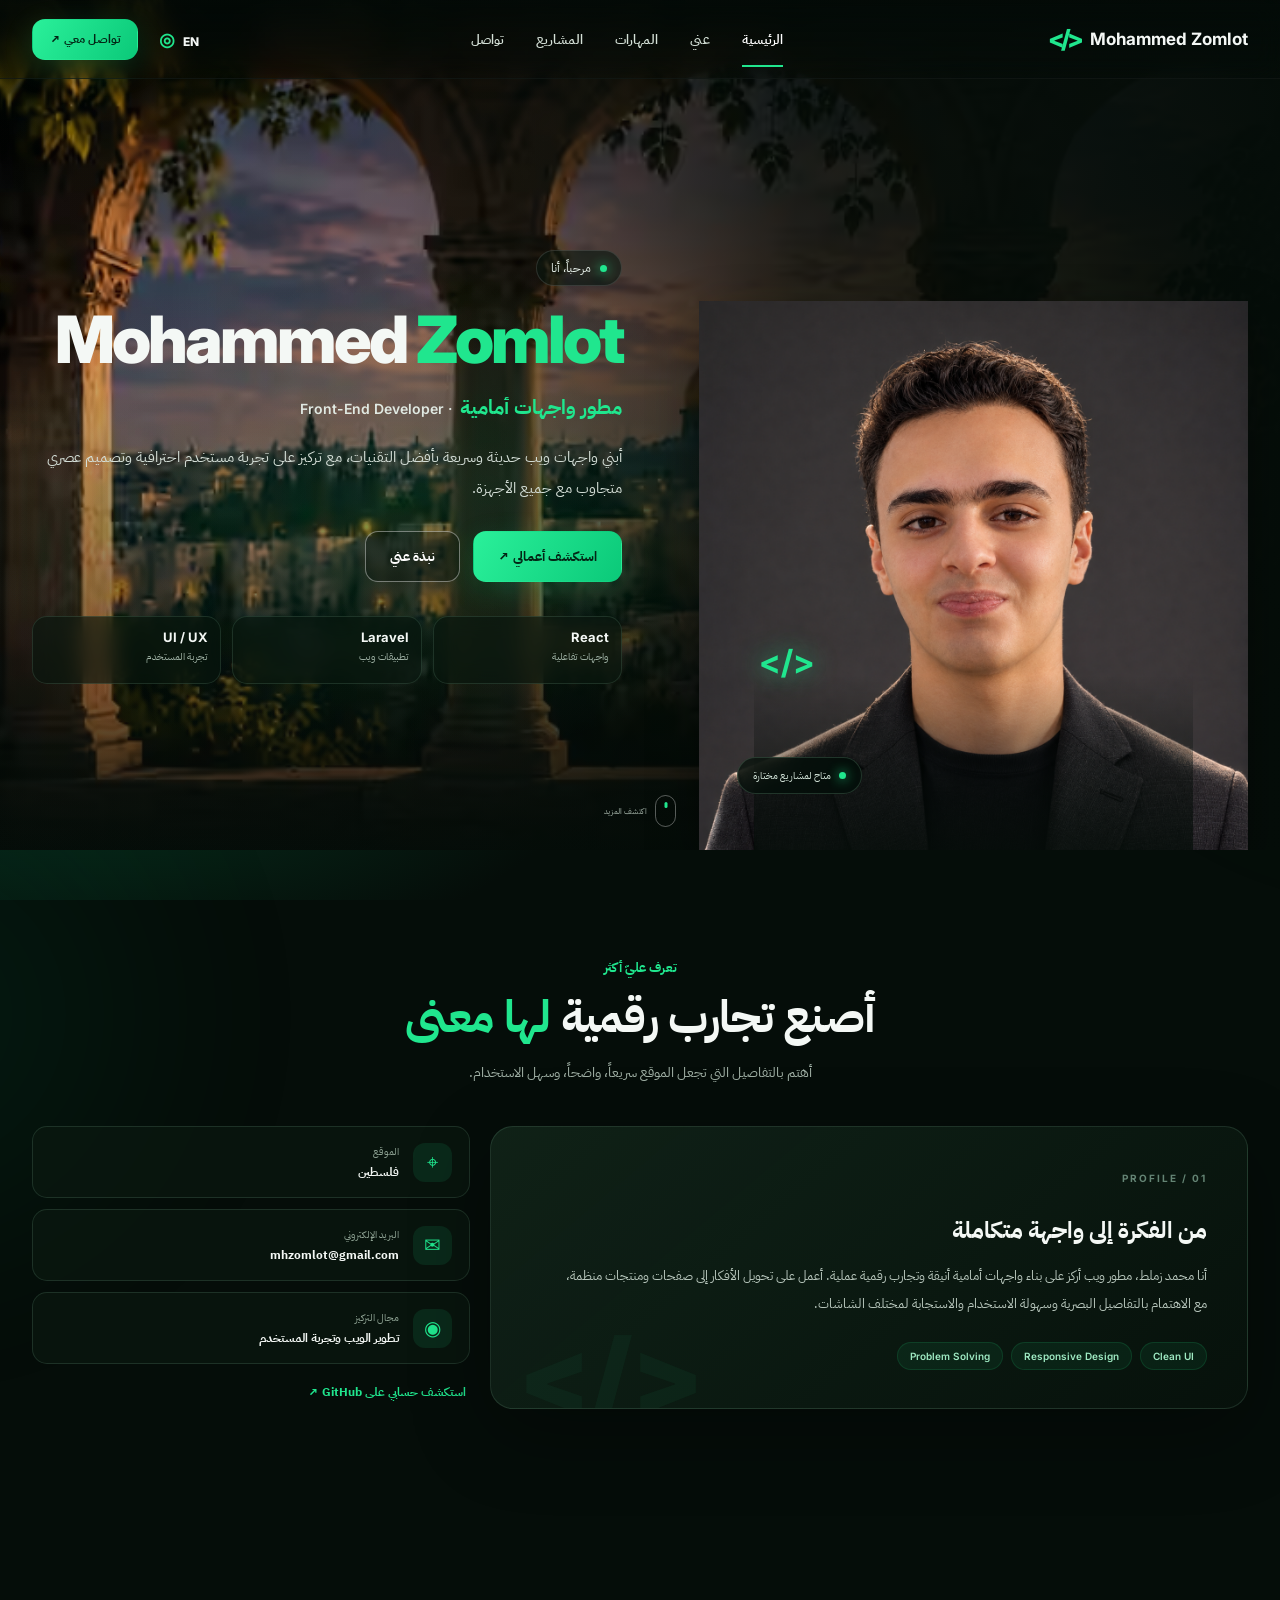
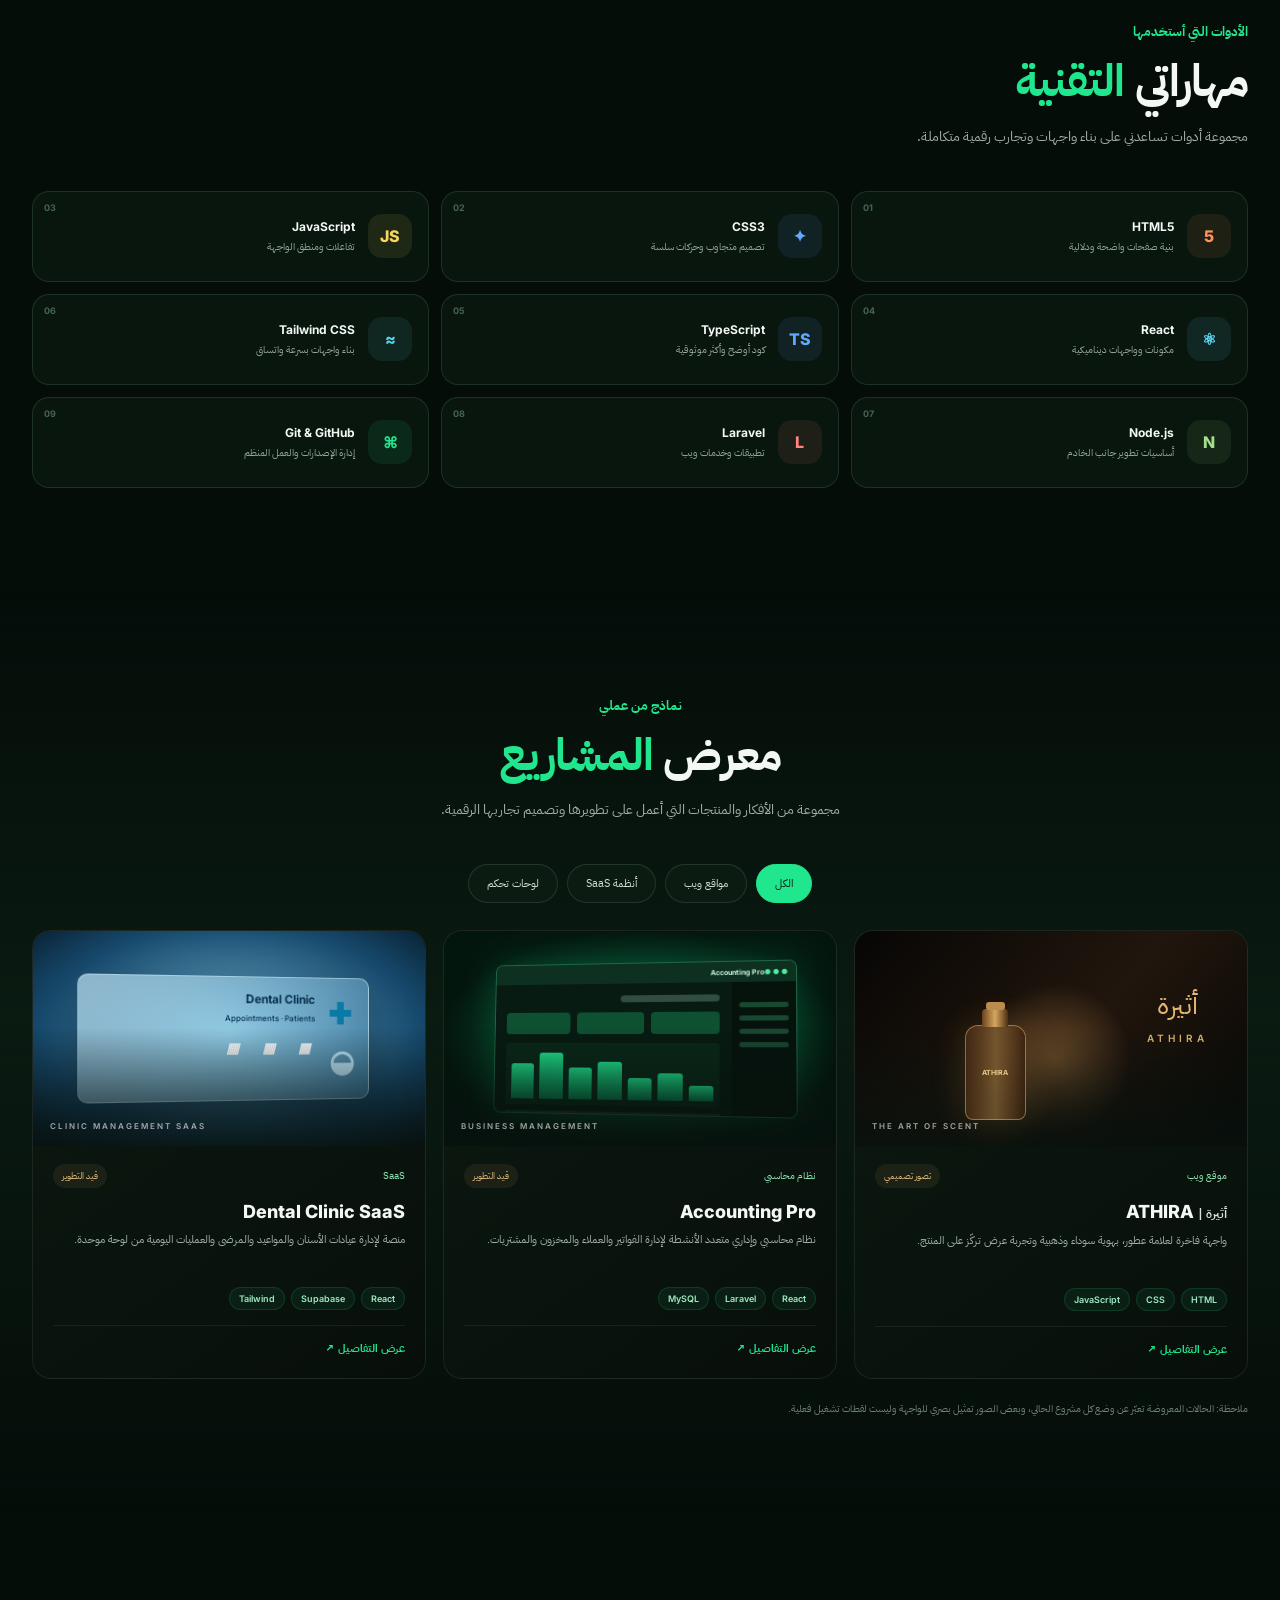
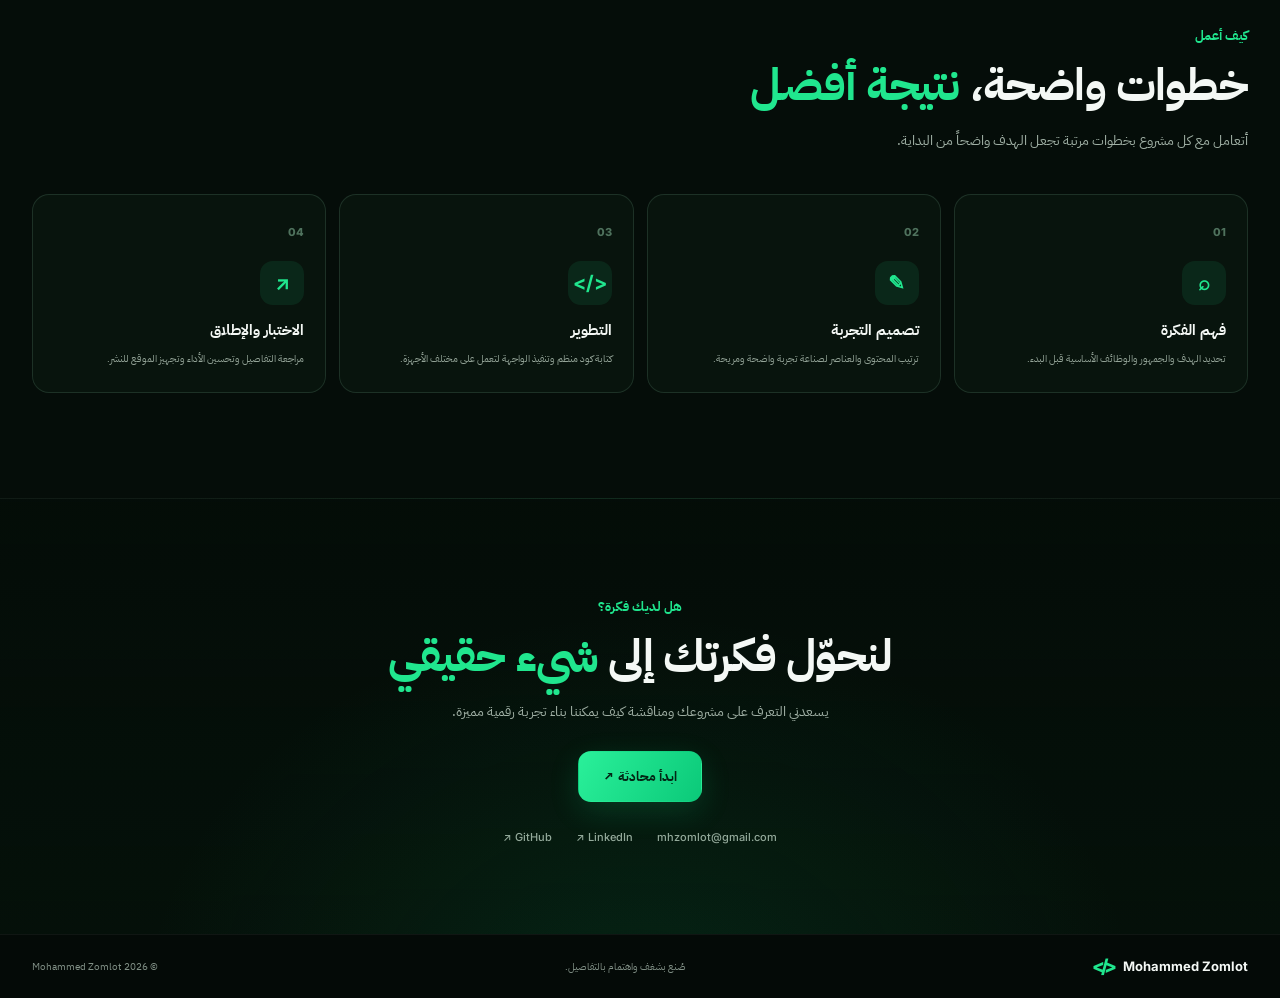
<file: portfolio-redesign/index.html>
<!doctype html>
<html lang="ar" dir="rtl">
<head>
<meta charset="UTF-8"><meta name="viewport" content="width=device-width,initial-scale=1">
<meta name="theme-color" content="#06120d">
<meta name="description" content="المعرض الشخصي لمحمد زملط — مطور واجهات أمامية يبني تجارب ويب عصرية ومتجاوبة.">
<meta property="og:title" content="Mohammed Zomlot | Developer Portfolio">
<meta property="og:description" content="أحوّل الأفكار إلى تجارب رقمية واضحة وسريعة ومتجاوبة.">
<title>Mohammed Zomlot | Developer Portfolio</title>
<link rel="preconnect" href="https://fonts.googleapis.com"><link rel="preconnect" href="https://fonts.gstatic.com" crossorigin>
<link href="https://fonts.googleapis.com/css2?family=Inter:wght@400;500;600;700;800;900&family=IBM+Plex+Sans+Arabic:wght@400;500;600;700&display=swap" rel="stylesheet">
<link rel="icon" href="assets/favicon.svg" type="image/svg+xml"><link rel="stylesheet" href="styles.css">
</head>
<body>
<div class="ambient a1"></div><div class="ambient a2"></div>
<header class="header" id="top"><div class="header-inner">
<a class="brand" href="#top"><b>Mohammed Zomlot</b><span>&lt;/&gt;</span></a>
<nav class="desktop-nav" aria-label="التنقل الرئيسي"><a class="active" href="#home" data-i18n="navHome">الرئيسية</a><a href="#about" data-i18n="navAbout">عني</a><a href="#skills" data-i18n="navSkills">المهارات</a><a href="#projects" data-i18n="navProjects">المشاريع</a><a href="#contact" data-i18n="navContact">تواصل</a></nav>
<div class="header-actions"><button class="lang" id="languageSwitch">EN <span>◎</span></button><a class="btn primary small" href="#contact" data-i18n="contactMe">تواصل معي ↗</a><button class="menu-toggle" id="menuToggle" aria-label="فتح القائمة" aria-expanded="false"><i></i><i></i><i></i></button></div>
</div><nav class="mobile-nav" id="mobileNav"><a href="#home" data-i18n="navHome">الرئيسية</a><a href="#about" data-i18n="navAbout">عني</a><a href="#skills" data-i18n="navSkills">المهارات</a><a href="#projects" data-i18n="navProjects">المشاريع</a><a href="#contact" data-i18n="navContact">تواصل</a></nav></header>
<main>
<section class="hero" id="home"><div class="hero-bg"></div><div class="hero-overlay"></div><div class="shell hero-inner">
<div class="portrait-wrap"><div class="portrait-ring"></div><img src="assets/portrait.png" alt="صورة محمد زملط" class="portrait" decoding="async" fetchpriority="high"><span class="code-mark">&lt;/&gt;</span><span class="availability"><i></i><span data-i18n="available">متاح لمشاريع مختارة</span></span></div>
<div class="hero-copy"><span class="eyebrow"><i></i><span data-i18n="hello">مرحباً، أنا</span></span><h1>Mohammed <em>Zomlot</em></h1><h2><span data-i18n="role">مطور واجهات أمامية</span><small>· Front-End Developer</small></h2>
<p data-i18n="heroDescription">أبني واجهات ويب حديثة وسريعة بأفضل التقنيات، مع تركيز على تجربة مستخدم احترافية وتصميم عصري متجاوب مع جميع الأجهزة.</p>
<div class="hero-actions"><a href="#projects" class="btn primary" data-i18n="viewProjects">استكشف أعمالي ↗</a><a href="#about" class="btn outline" data-i18n="aboutButton">نبذة عني</a></div>
<div class="facts"><div><b>React</b><span data-i18n="factReact">واجهات تفاعلية</span></div><div><b>Laravel</b><span data-i18n="factLaravel">تطبيقات ويب</span></div><div><b>UI / UX</b><span data-i18n="factUX">تجربة المستخدم</span></div></div></div>
</div><a class="scroll" href="#about"><span></span><small data-i18n="scroll">اكتشف المزيد</small></a></section>
<section class="section shell" id="about"><div class="heading center reveal"><label data-i18n="aboutKicker">تعرف عليّ أكثر</label><h2 data-i18n="aboutTitle">أصنع تجارب رقمية <em>لها معنى</em></h2><p data-i18n="aboutLead">أهتم بالتفاصيل التي تجعل الموقع سريعاً، واضحاً، وسهل الاستخدام.</p></div>
<div class="about-grid"><article class="panel reveal"><span class="overline">01 / PROFILE</span><h3 data-i18n="aboutSub">من الفكرة إلى واجهة متكاملة</h3><p data-i18n="aboutText">أنا محمد زملط، مطور ويب أركز على بناء واجهات أمامية أنيقة وتجارب رقمية عملية. أعمل على تحويل الأفكار إلى صفحات ومنتجات منظمة، مع الاهتمام بالتفاصيل البصرية وسهولة الاستخدام والاستجابة لمختلف الشاشات.</p><div class="tags"><span>Clean UI</span><span>Responsive Design</span><span>Problem Solving</span></div></article>
<aside class="about-side reveal"><div class="info"><i>⌖</i><div><small data-i18n="location">الموقع</small><b data-i18n="palestine">فلسطين</b></div></div><div class="info"><i>✉</i><div><small data-i18n="email">البريد الإلكتروني</small><b>mhzomlot@gmail.com</b></div></div><div class="info"><i>◉</i><div><small data-i18n="focus">مجال التركيز</small><b data-i18n="focusValue">تطوير الويب وتجربة المستخدم</b></div></div><a class="text-link" href="https://github.com/MohammedZomlot2007" target="_blank" rel="noreferrer" data-i18n="github">استكشف حسابي على GitHub ↗</a></aside></div></section>
<section class="section shell" id="skills"><div class="heading reveal"><label data-i18n="skillsKicker">الأدوات التي أستخدمها</label><h2 data-i18n="skillsTitle">مهاراتي <em>التقنية</em></h2><p data-i18n="skillsLead">مجموعة أدوات تساعدني على بناء واجهات وتجارب رقمية متكاملة.</p></div>
<div class="skills-grid">
<article class="skill reveal"><b class="s-html">5</b><div><h3>HTML5</h3><p data-i18n="skillHtml">بنية صفحات واضحة ودلالية</p></div><small>01</small></article>
<article class="skill reveal"><b class="s-css">✦</b><div><h3>CSS3</h3><p data-i18n="skillCss">تصميم متجاوب وحركات سلسة</p></div><small>02</small></article>
<article class="skill reveal"><b class="s-js">JS</b><div><h3>JavaScript</h3><p data-i18n="skillJs">تفاعلات ومنطق الواجهة</p></div><small>03</small></article>
<article class="skill reveal"><b class="s-react">⚛</b><div><h3>React</h3><p data-i18n="skillReact">مكونات وواجهات ديناميكية</p></div><small>04</small></article>
<article class="skill reveal"><b class="s-ts">TS</b><div><h3>TypeScript</h3><p data-i18n="skillTs">كود أوضح وأكثر موثوقية</p></div><small>05</small></article>
<article class="skill reveal"><b class="s-tail">≈</b><div><h3>Tailwind CSS</h3><p data-i18n="skillTailwind">بناء واجهات بسرعة واتساق</p></div><small>06</small></article>
<article class="skill reveal"><b class="s-node">N</b><div><h3>Node.js</h3><p data-i18n="skillNode">أساسيات تطوير جانب الخادم</p></div><small>07</small></article>
<article class="skill reveal"><b class="s-laravel">L</b><div><h3>Laravel</h3><p data-i18n="skillLaravel">تطبيقات وخدمات ويب</p></div><small>08</small></article>
<article class="skill reveal"><b class="s-git">⌘</b><div><h3>Git & GitHub</h3><p data-i18n="skillGit">إدارة الإصدارات والعمل المنظم</p></div><small>09</small></article>
</div></section>
<section class="section projects-section" id="projects"><div class="shell"><div class="heading center reveal"><label data-i18n="projectsKicker">نماذج من عملي</label><h2 data-i18n="projectsTitle">معرض <em>المشاريع</em></h2><p data-i18n="projectsLead">مجموعة من الأفكار والمنتجات التي أعمل على تطويرها وتصميم تجاربها الرقمية.</p></div>
<div class="filters reveal"><button class="filter active" data-filter="all" data-i18n="all">الكل</button><button class="filter" data-filter="web" data-i18n="websites">مواقع ويب</button><button class="filter" data-filter="saas" data-i18n="saas">أنظمة SaaS</button><button class="filter" data-filter="dashboard" data-i18n="dashboards">لوحات تحكم</button></div>
<div class="projects-grid">
<article class="project reveal" data-category="web"><div class="visual athira"><div class="perfume"><span>أثيرة</span><small>ATHIRA</small></div><div class="bottle"><i></i><b>ATHIRA</b></div><span class="visual-label">THE ART OF SCENT</span></div><div class="project-body"><div class="project-meta"><span data-i18n="website">موقع ويب</span><small data-i18n="concept">تصور تصميمي</small></div><h3>ATHIRA <span>| أثيرة</span></h3><p data-i18n="athiraText">واجهة فاخرة لعلامة عطور، بهوية سوداء وذهبية وتجربة عرض تركّز على المنتج.</p><div class="stack"><i>HTML</i><i>CSS</i><i>JavaScript</i></div><button class="details" data-project="athira" data-i18n="details">عرض التفاصيل ↗</button></div></article>
<article class="project reveal" data-category="dashboard"><div class="visual accounting"><div class="dashboard"><div class="dashbar">Accounting Pro <span>● ● ●</span></div><div class="dash-content"><aside><i></i><i></i><i></i><i></i></aside><div class="dash-main"><b></b><div class="stats"><i></i><i></i><i></i></div><div class="chart"><i></i><i></i><i></i><i></i><i></i><i></i><i></i></div><div class="rows"><i></i><i></i><i></i></div></div></div></div><span class="visual-label">BUSINESS MANAGEMENT</span></div><div class="project-body"><div class="project-meta"><span data-i18n="accounting">نظام محاسبي</span><small data-i18n="inProgress">قيد التطوير</small></div><h3>Accounting Pro</h3><p data-i18n="accountingText">نظام محاسبي وإداري متعدد الأنشطة لإدارة الفواتير والعملاء والمخزون والمشتريات.</p><div class="stack"><i>React</i><i>Laravel</i><i>MySQL</i></div><button class="details" data-project="accounting" data-i18n="details">عرض التفاصيل ↗</button></div></article>
<article class="project reveal" data-category="saas"><div class="visual dental"><div class="clinic"><b>✚</b><div>Dental Clinic <span>Appointments · Patients</span><i>▦　▦　▦</i></div><strong>◒</strong></div><span class="visual-label">CLINIC MANAGEMENT SAAS</span></div><div class="project-body"><div class="project-meta"><span>SaaS</span><small data-i18n="inProgress">قيد التطوير</small></div><h3>Dental Clinic SaaS</h3><p data-i18n="dentalText">منصة لإدارة عيادات الأسنان والمواعيد والمرضى والعمليات اليومية من لوحة موحدة.</p><div class="stack"><i>React</i><i>Supabase</i><i>Tailwind</i></div><button class="details" data-project="dental" data-i18n="details">عرض التفاصيل ↗</button></div></article>
</div><p class="projects-note" data-i18n="note">ملاحظة: الحالات المعروضة تعبّر عن وضع كل مشروع الحالي، وبعض الصور تمثيل بصري للواجهة وليست لقطات تشغيل فعلية.</p>
</div></section>
<section class="section shell" id="workflow"><div class="heading reveal"><label data-i18n="processKicker">كيف أعمل</label><h2 data-i18n="processTitle">خطوات واضحة، <em>نتيجة أفضل</em></h2><p data-i18n="processLead">أتعامل مع كل مشروع بخطوات مرتبة تجعل الهدف واضحاً من البداية.</p></div><div class="workflow">
<article class="step reveal"><small>01</small><b>⌕</b><h3 data-i18n="step1">فهم الفكرة</h3><p data-i18n="step1p">تحديد الهدف والجمهور والوظائف الأساسية قبل البدء.</p></article>
<article class="step reveal"><small>02</small><b>✎</b><h3 data-i18n="step2">تصميم التجربة</h3><p data-i18n="step2p">ترتيب المحتوى والعناصر لصناعة تجربة واضحة ومريحة.</p></article>
<article class="step reveal"><small>03</small><b>&lt;/&gt;</b><h3 data-i18n="step3">التطوير</h3><p data-i18n="step3p">كتابة كود منظم وتنفيذ الواجهة لتعمل على مختلف الأجهزة.</p></article>
<article class="step reveal"><small>04</small><b>↗</b><h3 data-i18n="step4">الاختبار والإطلاق</h3><p data-i18n="step4p">مراجعة التفاصيل وتحسين الأداء وتجهيز الموقع للنشر.</p></article>
</div></section>
<section class="contact" id="contact"><div class="shell contact-inner reveal"><label data-i18n="contactKicker">هل لديك فكرة؟</label><h2 data-i18n="contactTitle">لنحوّل فكرتك إلى <em>شيء حقيقي</em></h2><p data-i18n="contactLead">يسعدني التعرف على مشروعك ومناقشة كيف يمكننا بناء تجربة رقمية مميزة.</p><a class="btn primary" href="mailto:mhzomlot@gmail.com?subject=Project%20Inquiry" data-i18n="send">ابدأ محادثة ↗</a><div class="socials"><a href="mailto:mhzomlot@gmail.com">mhzomlot@gmail.com</a><a href="https://www.linkedin.com/in/mohammed-zomlot-02315a435/" target="_blank" rel="noreferrer">LinkedIn ↗</a><a href="https://github.com/MohammedZomlot2007" target="_blank" rel="noreferrer">GitHub ↗</a></div></div></section>
</main>
<footer><div class="shell footer-inner"><a class="brand" href="#top"><b>Mohammed Zomlot</b><span>&lt;/&gt;</span></a><p data-i18n="footer">صُنع بشغف واهتمام بالتفاصيل.</p><small>© <span id="year"></span> Mohammed Zomlot</small></div></footer>
<dialog id="projectDialog"><button class="close" id="dialogClose" aria-label="إغلاق">×</button><label id="dialogLabel">PROJECT OVERVIEW</label><h2 id="dialogTitle"></h2><p id="dialogDescription"></p><div class="dialog-stack" id="dialogStack"></div><a class="btn primary" href="mailto:mhzomlot@gmail.com?subject=Project%20Inquiry" data-i18n="discuss">ناقش المشروع معي ↗</a></dialog><div class="backdrop" id="dialogBackdrop"></div>
<script src="script.js"></script></body></html>
</file>
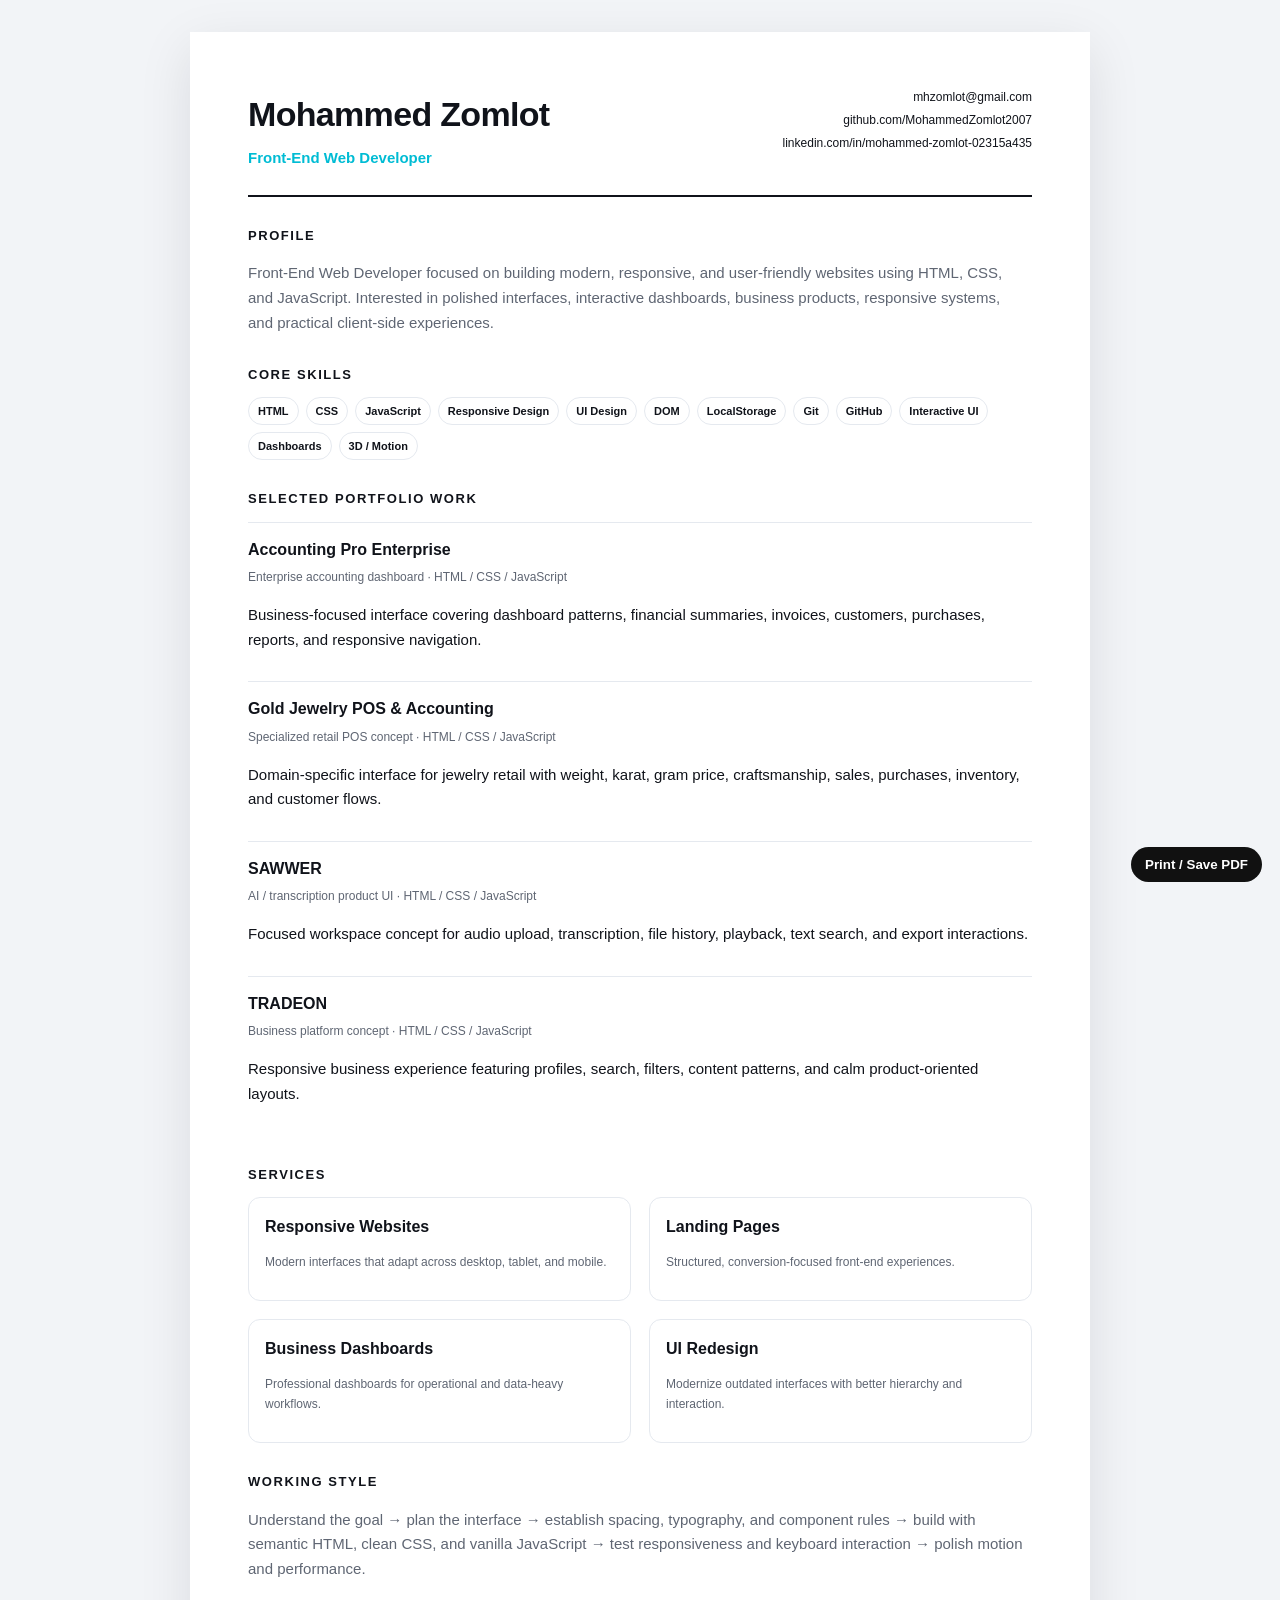
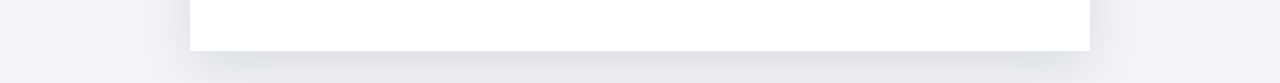
<file: resume.html>
<!doctype html>
<html lang="en">
<head>
<meta charset="utf-8">
<meta name="viewport" content="width=device-width,initial-scale=1">
<meta name="description" content="Mohammed Zomlot - Front-End Web Developer CV">
<title>Mohammed Zomlot - Front-End Web Developer</title>
<style>
:root{--ink:#10131a;--muted:#5f6673;--line:#e5e9ef;--accent:#00bcd4;--bg:#fff}
*{box-sizing:border-box}body{margin:0;background:#f2f4f7;color:var(--ink);font:15px/1.65 Arial,Helvetica,sans-serif}.page{width:min(900px,calc(100% - 32px));margin:32px auto;background:var(--bg);padding:54px 58px;box-shadow:0 16px 50px rgba(12,18,28,.1)}header{display:flex;justify-content:space-between;gap:24px;border-bottom:2px solid var(--ink);padding-bottom:20px}h1{margin:0;font-size:34px;letter-spacing:-.02em}h2{font-size:13px;letter-spacing:.12em;margin:28px 0 12px;text-transform:uppercase}h3{margin:0 0 5px;font-size:16px}.role{color:var(--accent);font-weight:800;margin:4px 0}.links{font-size:12px;text-align:right;line-height:1.9}.links a{color:var(--ink);text-decoration:none}.intro{color:var(--muted);max-width:780px}.grid{display:grid;grid-template-columns:1fr 1fr;gap:18px}.card{border:1px solid var(--line);padding:16px;border-radius:12px}.tags{display:flex;flex-wrap:wrap;gap:7px}.tag{border:1px solid var(--line);border-radius:999px;padding:4px 9px;font-size:11px;font-weight:700}.meta{color:var(--muted);font-size:12px}.project{padding:14px 0;border-top:1px solid var(--line)}.project:first-child{border-top:0;padding-top:0}.print{position:fixed;right:18px;bottom:18px;border:0;border-radius:999px;padding:10px 14px;background:#111;color:#fff;font-weight:800;cursor:pointer}@media(max-width:720px){.page{padding:32px 24px;margin:0;width:100%;box-shadow:none}header{display:block}.links{text-align:left;margin-top:10px}.grid{grid-template-columns:1fr}}@media print{body{background:#fff}.page{width:100%;margin:0;padding:24px;box-shadow:none}.print{display:none}a{color:inherit}}
</style>
</head>
<body>
<main class="page">
<header>
  <div><h1>Mohammed Zomlot</h1><div class="role">Front-End Web Developer</div></div>
  <div class="links">
    <a href="mailto:mhzomlot@gmail.com">mhzomlot@gmail.com</a><br>
    <a href="https://github.com/MohammedZomlot2007">github.com/MohammedZomlot2007</a><br>
    <a href="https://www.linkedin.com/in/mohammed-zomlot-02315a435/">linkedin.com/in/mohammed-zomlot-02315a435</a>
  </div>
</header>
<section><h2>Profile</h2><p class="intro">Front-End Web Developer focused on building modern, responsive, and user-friendly websites using HTML, CSS, and JavaScript. Interested in polished interfaces, interactive dashboards, business products, responsive systems, and practical client-side experiences.</p></section>
<section><h2>Core Skills</h2><div class="tags"><span class="tag">HTML</span><span class="tag">CSS</span><span class="tag">JavaScript</span><span class="tag">Responsive Design</span><span class="tag">UI Design</span><span class="tag">DOM</span><span class="tag">LocalStorage</span><span class="tag">Git</span><span class="tag">GitHub</span><span class="tag">Interactive UI</span><span class="tag">Dashboards</span><span class="tag">3D / Motion</span></div></section>
<section><h2>Selected Portfolio Work</h2>
<div class="project"><h3>Accounting Pro Enterprise</h3><div class="meta">Enterprise accounting dashboard · HTML / CSS / JavaScript</div><p>Business-focused interface covering dashboard patterns, financial summaries, invoices, customers, purchases, reports, and responsive navigation.</p></div>
<div class="project"><h3>Gold Jewelry POS &amp; Accounting</h3><div class="meta">Specialized retail POS concept · HTML / CSS / JavaScript</div><p>Domain-specific interface for jewelry retail with weight, karat, gram price, craftsmanship, sales, purchases, inventory, and customer flows.</p></div>
<div class="project"><h3>SAWWER</h3><div class="meta">AI / transcription product UI · HTML / CSS / JavaScript</div><p>Focused workspace concept for audio upload, transcription, file history, playback, text search, and export interactions.</p></div>
<div class="project"><h3>TRADEON</h3><div class="meta">Business platform concept · HTML / CSS / JavaScript</div><p>Responsive business experience featuring profiles, search, filters, content patterns, and calm product-oriented layouts.</p></div>
</section>
<section><h2>Services</h2><div class="grid"><div class="card"><h3>Responsive Websites</h3><p class="meta">Modern interfaces that adapt across desktop, tablet, and mobile.</p></div><div class="card"><h3>Landing Pages</h3><p class="meta">Structured, conversion-focused front-end experiences.</p></div><div class="card"><h3>Business Dashboards</h3><p class="meta">Professional dashboards for operational and data-heavy workflows.</p></div><div class="card"><h3>UI Redesign</h3><p class="meta">Modernize outdated interfaces with better hierarchy and interaction.</p></div></div></section>
<section><h2>Working Style</h2><p class="intro">Understand the goal → plan the interface → establish spacing, typography, and component rules → build with semantic HTML, clean CSS, and vanilla JavaScript → test responsiveness and keyboard interaction → polish motion and performance.</p></section>
</main>
<button class="print" onclick="window.print()">Print / Save PDF</button>
</body>
</html>
</file>
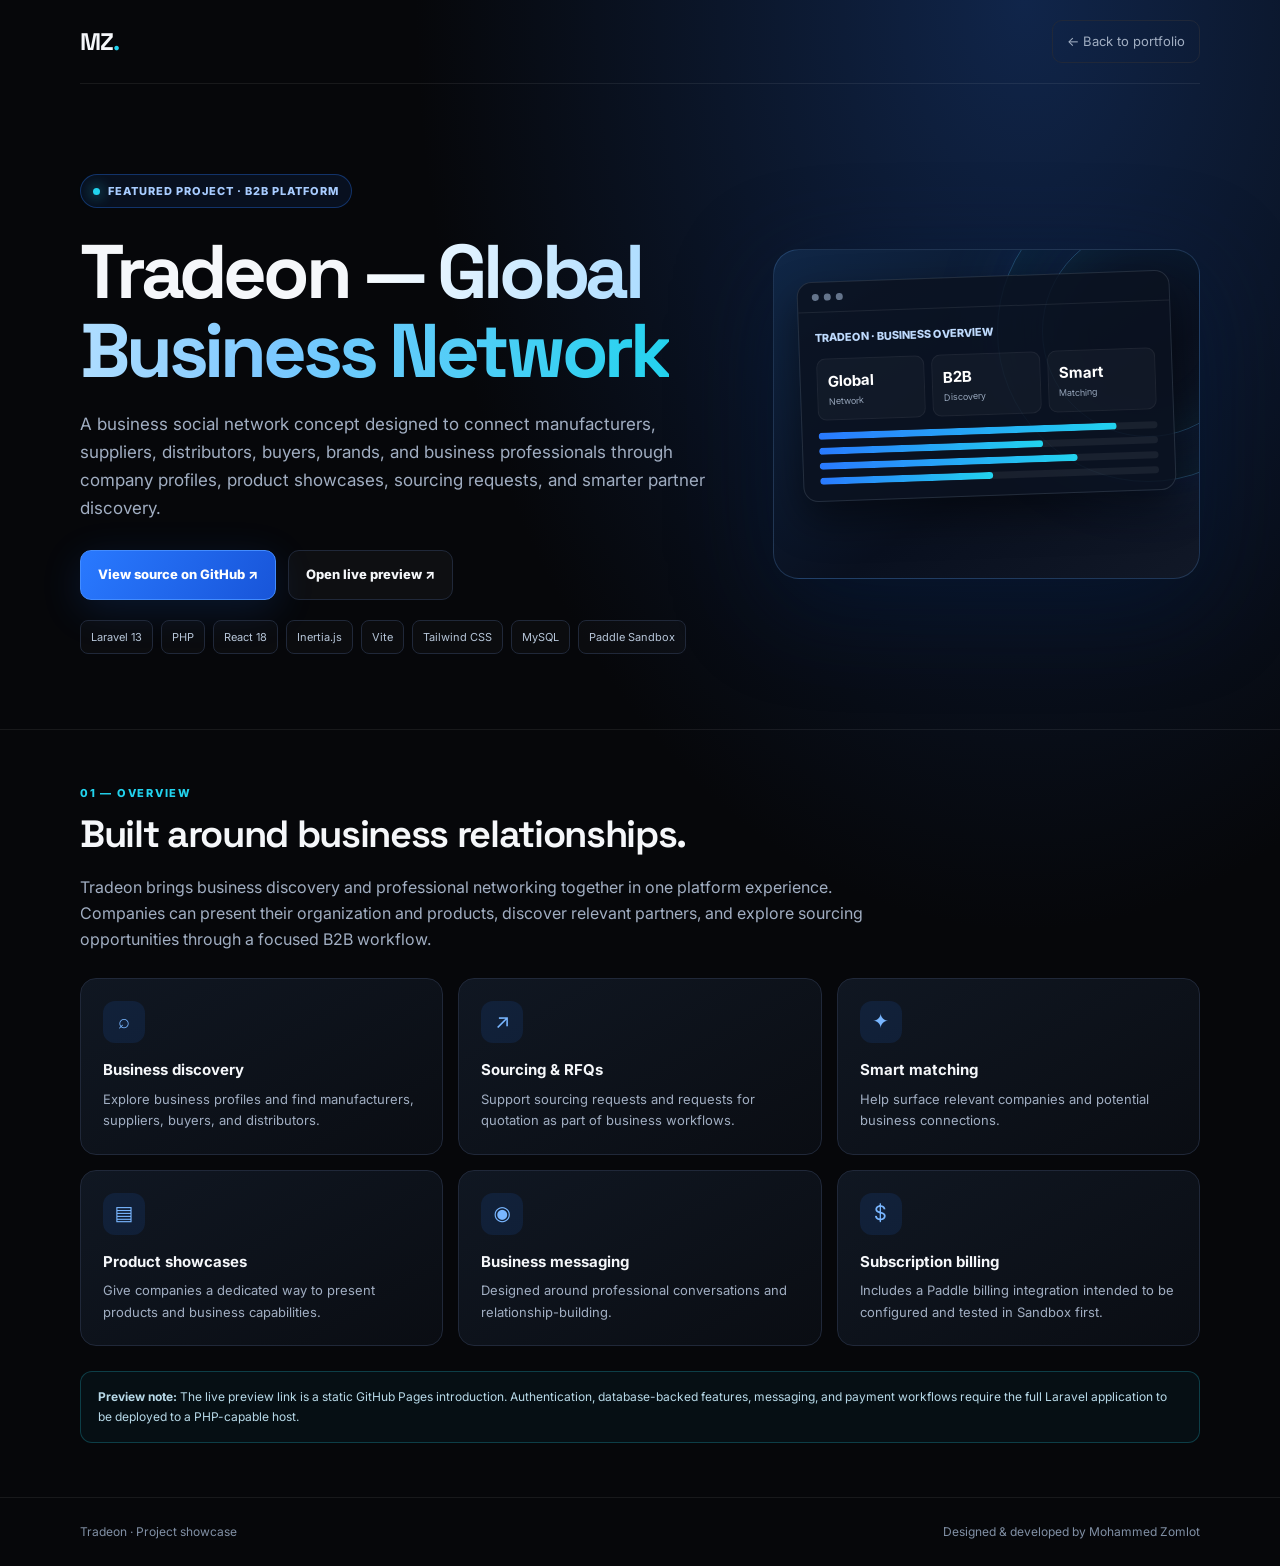
<file: projects/tradeon.html>
<!doctype html>
<html lang="en">
<head>
<meta charset="utf-8">
<meta name="viewport" content="width=device-width,initial-scale=1">
<meta name="theme-color" content="#06070a">
<meta name="description" content="Tradeon — a B2B business social network connecting manufacturers, suppliers, distributors, buyers, and business professionals.">
<title>Tradeon — Project | Mohammed Zomlot</title>
<link rel="preconnect" href="https://fonts.googleapis.com">
<link href="https://fonts.googleapis.com/css2?family=Inter:wght@400;500;600;700;800&family=Space+Grotesk:wght@400;500;600;700&display=swap" rel="stylesheet">
<style>
:root{color-scheme:dark;--bg:#06070a;--panel:#0d111a;--line:#202839;--text:#f5f7fa;--muted:#a1aec2;--blue:#2979ff;--cyan:#22d3ee}
*{box-sizing:border-box}html{scroll-behavior:smooth}body{margin:0;background:radial-gradient(ellipse at 80% 0%,#10254a 0,transparent 42%),var(--bg);color:var(--text);font-family:Inter,system-ui,sans-serif;line-height:1.65}a{color:inherit;text-decoration:none}.wrap{width:min(1120px,calc(100% - 40px));margin:auto}
header{height:84px;display:flex;align-items:center;justify-content:space-between;border-bottom:1px solid #ffffff12}.brand{font:800 24px "Space Grotesk",sans-serif;letter-spacing:-1px}.brand i{font-style:normal;color:var(--cyan)}.back{font-size:13px;color:var(--muted);border:1px solid var(--line);padding:10px 14px;border-radius:10px}
.hero{padding:90px 0 75px;display:grid;grid-template-columns:1.2fr .8fr;gap:52px;align-items:center}.eyebrow{display:inline-flex;align-items:center;gap:8px;border:1px solid #2979ff55;background:#2979ff16;color:#a8ccff;border-radius:99px;padding:7px 12px;font-size:11px;font-weight:800;letter-spacing:.09em;text-transform:uppercase}.dot{width:7px;height:7px;background:var(--cyan);border-radius:50%;box-shadow:0 0 14px var(--cyan)}h1{font:700 clamp(44px,6vw,76px)/1.04 "Space Grotesk",sans-serif;letter-spacing:-.055em;margin:24px 0 20px}h1 span{background:linear-gradient(100deg,#fff,#7cc8ff 55%,var(--cyan));color:transparent;background-clip:text}.lead{font-size:17px;color:var(--muted);max-width:660px}.actions{display:flex;gap:12px;flex-wrap:wrap;margin-top:28px}.btn{display:inline-flex;align-items:center;gap:9px;padding:13px 17px;border-radius:11px;font-size:13px;font-weight:800;border:1px solid var(--line)}.primary{background:linear-gradient(120deg,var(--blue),#1855d9);border-color:#438cff;color:white;box-shadow:0 10px 40px #2979ff28}.glass{background:#ffffff08}.visual{position:relative;min-height:330px;border:1px solid #4b7dba50;border-radius:26px;overflow:hidden;background:linear-gradient(145deg,#102747,#09101f 60%,#111827);padding:26px;box-shadow:0 24px 100px #001a3d70}.visual:before,.visual:after{content:"";position:absolute;border:1px solid #53bafa4a;border-radius:50%;width:300px;height:300px;right:-100px;top:-70px;box-shadow:0 0 70px #2979ff20,inset 0 0 55px #22d3ee12}.visual:after{width:210px;height:210px;right:-55px;top:-25px}.window{position:relative;z-index:1;background:#0b1220d9;border:1px solid #d4e9ff20;border-radius:15px;overflow:hidden;box-shadow:0 18px 40px #0007;transform:rotate(-2deg)}.window-top{padding:11px 14px;border-bottom:1px solid #ffffff14;display:flex;gap:5px}.window-top b{width:7px;height:7px;border-radius:50%;background:#64748b}.mock{padding:16px}.mock-title{font-size:11px;color:#bfdbfe;font-weight:800;margin-bottom:12px}.statrow{display:grid;grid-template-columns:repeat(3,1fr);gap:7px}.stat{background:#ffffff08;border:1px solid #ffffff0d;border-radius:9px;padding:10px;font-size:9px;color:#94a3b8}.stat strong{display:block;color:white;font-size:15px}.bars{margin-top:12px;display:grid;gap:8px}.bar{height:7px;background:#ffffff10;border-radius:10px;overflow:hidden}.bar i{height:100%;display:block;background:linear-gradient(90deg,var(--blue),var(--cyan));border-radius:10px}.section{padding:54px 0;border-top:1px solid #ffffff12}.label{font-size:11px;font-weight:800;letter-spacing:.16em;text-transform:uppercase;color:var(--cyan)}h2{font:650 clamp(27px,3vw,38px)/1.2 "Space Grotesk",sans-serif;letter-spacing:-.035em;margin:10px 0 14px}.text{max-width:800px;color:var(--muted)}.grid{display:grid;grid-template-columns:repeat(3,1fr);gap:15px;margin-top:25px}.card{padding:22px;border:1px solid var(--line);background:linear-gradient(150deg,#101722,#0a0d13);border-radius:16px}.icon{height:42px;width:42px;display:grid;place-items:center;border-radius:12px;background:#2979ff1c;color:#79b6ff;font-size:20px}.card h3{margin:15px 0 6px;font-size:15px}.card p{color:var(--muted);font-size:13px;margin:0}.stack{display:flex;gap:8px;flex-wrap:wrap;margin-top:20px}.stack span{font-size:11px;padding:7px 10px;border:1px solid var(--line);border-radius:8px;color:#b6c5d8;background:#ffffff05}.notice{margin-top:25px;padding:15px 17px;border:1px solid #22d3ee3c;background:#22d3ee0b;border-radius:12px;color:#b7d9e8;font-size:12px}footer{border-top:1px solid #ffffff12;padding:24px 0;color:#8190a5;font-size:12px}.foot{display:flex;justify-content:space-between;gap:12px;flex-wrap:wrap}
@media(max-width:760px){.hero{grid-template-columns:1fr;padding:56px 0;gap:32px}.visual{min-height:270px}.grid{grid-template-columns:1fr}.wrap{width:min(100% - 28px,1120px)}}
</style>
</head>
<body>
<header class="wrap"><a class="brand" href="../index.html">MZ<i>.</i></a><a class="back" href="../index.html">← Back to portfolio</a></header>
<main>
<section class="hero wrap">
<div><span class="eyebrow"><span class="dot"></span> Featured Project · B2B Platform</span>
<h1>Tradeon<span> — Global Business Network</span></h1>
<p class="lead">A business social network concept designed to connect manufacturers, suppliers, distributors, buyers, brands, and business professionals through company profiles, product showcases, sourcing requests, and smarter partner discovery.</p>
<div class="actions"><a class="btn primary" href="https://github.com/MohammedZomlot2007/Tradeon" target="_blank" rel="noopener">View source on GitHub ↗</a><a class="btn glass" href="https://mohammedzomlot2007.github.io/Tradeon/" target="_blank" rel="noopener">Open live preview ↗</a></div>
<div class="stack"><span>Laravel 13</span><span>PHP</span><span>React 18</span><span>Inertia.js</span><span>Vite</span><span>Tailwind CSS</span><span>MySQL</span><span>Paddle Sandbox</span></div>
</div>
<div class="visual" aria-label="Tradeon dashboard illustration"><div class="window"><div class="window-top"><b></b><b></b><b></b></div><div class="mock"><div class="mock-title">TRADEON · BUSINESS OVERVIEW</div><div class="statrow"><div class="stat"><strong>Global</strong>Network</div><div class="stat"><strong>B2B</strong>Discovery</div><div class="stat"><strong>Smart</strong>Matching</div></div><div class="bars"><div class="bar"><i style="width:88%"></i></div><div class="bar"><i style="width:66%"></i></div><div class="bar"><i style="width:76%"></i></div><div class="bar"><i style="width:51%"></i></div></div></div></div></div>
</section>
<section class="section"><div class="wrap"><div class="label">01 — Overview</div><h2>Built around business relationships.</h2><p class="text">Tradeon brings business discovery and professional networking together in one platform experience. Companies can present their organization and products, discover relevant partners, and explore sourcing opportunities through a focused B2B workflow.</p>
<div class="grid"><article class="card"><div class="icon">⌕</div><h3>Business discovery</h3><p>Explore business profiles and find manufacturers, suppliers, buyers, and distributors.</p></article><article class="card"><div class="icon">↗</div><h3>Sourcing & RFQs</h3><p>Support sourcing requests and requests for quotation as part of business workflows.</p></article><article class="card"><div class="icon">✦</div><h3>Smart matching</h3><p>Help surface relevant companies and potential business connections.</p></article><article class="card"><div class="icon">▤</div><h3>Product showcases</h3><p>Give companies a dedicated way to present products and business capabilities.</p></article><article class="card"><div class="icon">◉</div><h3>Business messaging</h3><p>Designed around professional conversations and relationship-building.</p></article><article class="card"><div class="icon">$</div><h3>Subscription billing</h3><p>Includes a Paddle billing integration intended to be configured and tested in Sandbox first.</p></article></div>
<div class="notice"><strong>Preview note:</strong> The live preview link is a static GitHub Pages introduction. Authentication, database-backed features, messaging, and payment workflows require the full Laravel application to be deployed to a PHP-capable host.</div>
</div></section>
</main>
<footer><div class="wrap foot"><span>Tradeon · Project showcase</span><span>Designed & developed by Mohammed Zomlot</span></div></footer>
</body>
</html>
</file>
<file: portfolio-redesign/styles.css>
:root{--bg:#050d09;--panel:#0b1b12;--line:rgba(183,255,211,.12);--text:#f4f8f5;--muted:#a0b0a5;--green:#20e68e;--gold:#d6a35b;--ar:"IBM Plex Sans Arabic",sans-serif;--en:"Inter",sans-serif}*{box-sizing:border-box}html{scroll-behavior:smooth;scroll-padding-top:85px}body{margin:0;background:var(--bg);color:var(--text);font-family:var(--ar),var(--en);overflow-x:hidden}body:before{content:"";position:fixed;inset:0;z-index:-3;background:radial-gradient(ellipse at 90% 10%,#0b4329 0,transparent 35%),radial-gradient(ellipse at 8% 75%,#073a24 0,transparent 32%),#050d09;pointer-events:none}.shell{width:min(1220px,calc(100% - 64px));margin-inline:auto}a{color:inherit;text-decoration:none}button{font:inherit;color:inherit;cursor:pointer}.ambient{position:fixed;width:430px;height:430px;border-radius:50%;filter:blur(110px);opacity:.09;pointer-events:none;z-index:-1}.a1{background:#0ad77a;top:35%;right:-330px}.a2{background:#0b8b57;bottom:-330px;left:-300px}.header{position:absolute;z-index:20;inset:0 0 auto;background:linear-gradient(#030a07c9,#030a071a);backdrop-filter:blur(12px);border-bottom:1px solid #ffffff0b}.header-inner{height:78px;width:min(1320px,calc(100% - 64px));margin:auto;display:flex;align-items:center;justify-content:space-between;gap:24px}.brand{display:flex;align-items:center;gap:10px;font:800 17px var(--en);white-space:nowrap}.brand span{color:var(--green);font-size:25px;letter-spacing:-4px}.desktop-nav{display:flex;gap:32px}.desktop-nav a{font-size:13px;font-weight:600;color:#d4e0d7;position:relative}.desktop-nav a:after{content:"";position:absolute;right:0;left:0;bottom:-18px;height:2px;background:var(--green);transform:scaleX(0);transition:.25s}.desktop-nav a:hover,.desktop-nav a.active{color:white}.desktop-nav a:hover:after,.desktop-nav a.active:after{transform:scaleX(1)}.header-actions{display:flex;align-items:center;gap:15px}.lang{border:0;background:none;font:800 12px var(--en)}.lang span{color:var(--green);font-size:18px;margin-inline-start:5px}.btn{display:inline-flex;align-items:center;justify-content:center;gap:12px;padding:0 24px;min-height:51px;border-radius:13px;font-size:13px;font-weight:700;transition:.25s;border:1px solid transparent}.btn:hover{transform:translateY(-3px)}.primary{background:linear-gradient(120deg,#2af09a,#0bc979);color:#032515;box-shadow:0 9px 30px #10dd8429}.outline{border-color:#ffffff66;background:#05100955;color:white}.small{min-height:41px;padding:0 17px;font-size:12px}.menu-toggle,.mobile-nav{display:none}.hero{position:relative;min-height:min(850px,100svh);height:min(850px,100svh);padding-top:78px;display:flex;align-items:center;isolation:isolate;overflow:hidden}.hero-bg{position:absolute;inset:0;z-index:-3;background:url("assets/jerusalem-sunset.avif") center 48%/cover no-repeat;transform:scale(1.02)}.hero-bg:after{content:"";position:absolute;inset:0;background:linear-gradient(90deg,#030b0726 0%,#030b074d 32%,#030b07d9 62%,#050d09 100%),linear-gradient(0deg,#050d09 0%,#050d0966 20%,transparent 55%,#030a0740 100%)}.hero-overlay{position:absolute;inset:0;z-index:-2;background:radial-gradient(ellipse at 30% 60%,#08db7e20,transparent 35%)}.hero-inner{height:100%;display:grid;grid-template-columns:minmax(340px,.93fr) minmax(430px,1.07fr);align-items:center;gap:35px;padding-top:20px}.portrait-wrap{height:min(700px,calc(100svh - 95px));min-height:500px;align-self:end;position:relative;display:flex;align-items:flex-end;justify-content:center}.portrait-wrap:before{content:"";position:absolute;bottom:0;left:8%;width:80%;height:72%;border-radius:50% 50% 0 0;background:radial-gradient(ellipse,#10e98938,#04271819 48%,transparent 73%);filter:blur(15px)}.portrait-ring{position:absolute;left:8%;bottom:13%;width:78%;height:64%;border:2px solid #17eb8ed9;border-right-color:transparent;border-top-color:transparent;border-radius:50%;transform:rotate(16deg);filter:drop-shadow(0 0 9px #10e68c59)}.portrait{position:relative;width:100%;height:100%;object-fit:contain;object-position:center bottom;filter:drop-shadow(0 18px 25px #0006)}.portrait-wrap:after{content:"";position:absolute;inset:auto 10% 0;height:25%;background:linear-gradient(0deg,#050d09c9,transparent);pointer-events:none}.code-mark{position:absolute;left:11%;bottom:24%;font:700 33px var(--en);color:var(--green);text-shadow:0 0 25px #20e68eaa}.availability{position:absolute;left:7%;bottom:8%;z-index:2;display:flex;align-items:center;gap:8px;padding:10px 15px;border:1px solid #adffcf29;border-radius:40px;background:#030f09c9;font-size:10px;color:#d6e7dc;backdrop-filter:blur(10px)}.availability i,.eyebrow i{width:7px;height:7px;border-radius:50%;background:var(--green);box-shadow:0 0 12px var(--green)}.hero-copy{max-width:625px;justify-self:end;text-align:right;padding:28px 0 42px}.eyebrow{display:inline-flex;align-items:center;gap:9px;padding:8px 14px;border:1px solid #ffffff20;background:#08170f99;border-radius:40px;font-size:12px;color:#e4eee7;margin-bottom:18px}.hero h1{font:850 clamp(46px,5.1vw,72px)/1.1 var(--en);direction:ltr;text-align:right;letter-spacing:-3px;white-space:nowrap;margin:0 0 16px}.hero h1 em,.heading h2 em,.contact h2 em{font-style:normal;color:var(--green)}.hero h2{font-size:20px;color:#f1f7f3;margin:0 0 20px}.hero h2>span{color:var(--green)}.hero h2 small{font:600 14px var(--en);color:#e0e9e2;margin-inline-start:8px}.hero-copy>p{max-width:590px;margin:0 0 27px;color:#d4ded7;font-size:15px;line-height:2.05}.hero-actions{display:flex;gap:13px;flex-wrap:wrap}.facts{display:grid;grid-template-columns:repeat(3,1fr);gap:11px;margin-top:34px}.facts div{min-height:68px;padding:12px;border:1px solid var(--line);border-radius:15px;background:#07170e99;backdrop-filter:blur(12px)}.facts b{display:block;font:700 13px var(--en)}.facts span{display:block;margin-top:4px;color:#9fb2a5;font-size:10px}.scroll{position:absolute;bottom:23px;right:50%;transform:translateX(50%);display:flex;align-items:center;gap:8px;color:#a7b6ab;font-size:10px}.scroll span{width:21px;height:32px;border:1px solid #ffffff55;border-radius:15px;position:relative}.scroll span:after{content:"";position:absolute;top:6px;left:50%;width:3px;height:6px;background:var(--green);border-radius:4px;transform:translateX(-50%);animation:down 1.4s infinite}@keyframes down{to{transform:translate(-50%,10px);opacity:0}}.section{padding-block:105px}.heading{max-width:640px;margin-bottom:40px}.heading.center{text-align:center;margin-inline:auto}.heading label,.contact label,#dialogLabel{display:inline-block;color:var(--green);font-size:13px;font-weight:700;margin-bottom:10px}.heading h2,.contact h2{font-size:clamp(30px,4vw,45px);line-height:1.35;margin:0 0 12px;letter-spacing:-.8px}.heading p,.contact p{font-size:14px;color:var(--muted);line-height:1.9;margin:0}.about-grid{display:grid;grid-template-columns:1.35fr .78fr;gap:20px}.panel{position:relative;overflow:hidden;padding:38px 40px;border:1px solid var(--line);border-radius:23px;background:linear-gradient(140deg,#12271bcc,#08140db3);box-shadow:0 24px 80px #0005}.panel:after{content:"</>";position:absolute;left:28px;bottom:-32px;font:900 105px var(--en);color:#26e78e0d}.overline{font:700 10px var(--en);letter-spacing:2px;color:#648474}.panel h3{font-size:23px;margin:24px 0 14px}.panel p{max-width:650px;font-size:13px;color:#b8c7bd;line-height:2.15;margin:0 0 24px}.tags,.stack,.dialog-stack{display:flex;flex-wrap:wrap;gap:8px}.tags span,.stack i,.dialog-stack span{font:600 10px var(--en);font-style:normal;color:#9feac3;background:#1de18512;border:1px solid #1de18523;border-radius:50px;padding:7px 12px}.about-side{display:flex;flex-direction:column;gap:11px}.info{display:flex;align-items:center;gap:14px;padding:15px 17px;border:1px solid var(--line);border-radius:15px;background:#0a1911b3;flex:1}.info>i{width:39px;height:39px;display:grid;place-items:center;border-radius:12px;background:#20e68e19;color:var(--green);font-style:normal;font-size:20px}.info small{display:block;color:#8fa394;font-size:10px;margin-bottom:4px}.info b{display:block;font-size:12px;direction:ltr;text-align:right;overflow-wrap:anywhere}.text-link{display:flex;justify-content:space-between;align-items:center;color:var(--green);padding:8px 4px;font-size:12px;font-weight:700}.skills-grid{display:grid;grid-template-columns:repeat(3,1fr);gap:12px}.skill{position:relative;display:flex;align-items:center;gap:13px;padding:19px 16px;min-height:91px;border:1px solid var(--line);border-radius:17px;background:#0a1911c2;transition:.25s}.skill:hover{transform:translateY(-4px);border-color:#20e68e55}.skill>b{width:44px;height:44px;flex:0 0 44px;border-radius:14px;display:grid;place-items:center;font:800 16px var(--en);background:#20e68e18;color:#20e68e}.skill .s-html{color:#ff925d;background:#ff925d17}.skill .s-css{color:#65a9ff;background:#65a9ff17}.skill .s-js{color:#f6d65d;background:#f6d65d18}.skill .s-react{color:#61dafb;background:#61dafb17}.skill .s-ts{color:#63a8ff;background:#63a8ff17}.skill .s-tail{color:#58d5e8;background:#58d5e817}.skill .s-node{color:#a2df87;background:#a2df8717}.skill .s-laravel{color:#ff837d;background:#ff837d17}.skill h3{font:700 12px var(--en);margin:0 0 5px}.skill p{font-size:10px;color:#94a69a;margin:0}.skill>small{position:absolute;top:10px;left:11px;font:700 9px var(--en);color:#476451}.projects-section{background:linear-gradient(180deg,#06100b00,#0a1b12 46%,#06100b00);padding-block:100px}.filters{display:flex;justify-content:center;flex-wrap:wrap;gap:9px;margin:0 0 27px}.filter{padding:10px 18px;border:1px solid var(--line);border-radius:40px;background:#0b1b12;color:#d4e0d7;font-size:11px}.filter.active,.filter:hover{background:var(--green);border-color:var(--green);color:#032515}.projects-grid{display:grid;grid-template-columns:repeat(3,1fr);gap:17px}.project{overflow:hidden;border:1px solid #ffffff15;border-radius:19px;background:linear-gradient(145deg,#0c1911,#080f0b);transition:transform .28s,border-color .28s,opacity .25s}.project:hover{transform:translateY(-6px);border-color:#20e68e55}.project.is-hidden{display:none}.visual{height:215px;position:relative;overflow:hidden;display:grid;place-items:center}.visual:after{content:"";position:absolute;inset:0;pointer-events:none;background:linear-gradient(0deg,#08110dd9,transparent 55%)}.visual-label{position:absolute;z-index:2;bottom:15px;left:17px;font:600 8px var(--en);letter-spacing:2px;color:#ffffff9c}.athira{background:radial-gradient(circle at 51% 60%,#9f713d99,transparent 32%),linear-gradient(130deg,#070605,#21160d 55%,#060605)}.perfume{position:absolute;right:10%;top:25%;text-align:center;color:#e5b76e}.perfume span{font-size:27px;display:block}.perfume small{font:600 10px var(--en);letter-spacing:4px}.bottle{position:absolute;left:28%;bottom:26px;width:61px;height:95px;border:1px solid #d3a15d99;border-radius:13px 13px 8px 8px;background:linear-gradient(90deg,#513017bb,#d09a4f77,#3c210fbb);box-shadow:0 0 35px #d99a4533;z-index:1;display:grid;place-items:center}.bottle:before{content:"";position:absolute;top:-17px;width:26px;height:18px;background:linear-gradient(90deg,#6a421b,#d5a65f,#4c3015);border-radius:4px 4px 1px 1px}.bottle i{position:absolute;top:-24px;width:19px;height:8px;background:#ba8c4e;border-radius:3px}.bottle b{font:700 7px var(--en);color:#e8c98c}.accounting{background:radial-gradient(ellipse at 50% 50%,#0a6844,#03160e 72%)}.dashboard{width:78%;height:71%;border:1px solid #51ffae55;border-radius:8px;overflow:hidden;background:#071b12;box-shadow:0 0 35px #09db7933;transform:perspective(600px) rotateY(-9deg) rotateX(3deg)}.dashbar{height:20px;background:#0d3020;color:#c7f4db;font:700 7px var(--en);padding:6px 8px}.dashbar span{float:right;color:#4eeaa0}.dash-content{display:flex;height:calc(100% - 20px)}.dash-content aside{width:20%;background:#06130d;padding:12px 7px}.dash-content aside i{display:block;height:5px;margin:8px 0;background:#194831;border-radius:4px}.dash-main{padding:12px;width:80%}.dash-main>b{display:block;width:45%;height:7px;background:#a2d7bc44;border-radius:4px}.stats{display:flex;gap:7px;margin-top:10px}.stats i{height:22px;flex:1;border-radius:4px;background:#0e5032}.chart{height:63px;margin-top:9px;padding:6px;display:flex;align-items:end;gap:6px;background:#0a2819;border-radius:4px}.chart i{flex:1;background:linear-gradient(#20e68e,#08794b);border-radius:3px 3px 0 0}.chart i:nth-child(1){height:30%}.chart i:nth-child(2){height:52%}.chart i:nth-child(3){height:44%}.chart i:nth-child(4){height:75%}.chart i:nth-child(5){height:62%}.chart i:nth-child(6){height:92%}.chart i:nth-child(7){height:70%}.rows i{display:block;width:100%;height:4px;background:#ffffff19;margin-top:6px}.dental{background:radial-gradient(ellipse at 50% 48%,#7fc8e5,#174b6f 68%,#071c2c)}.clinic{position:relative;width:75%;height:125px;border:1px solid #d4f5ff88;border-radius:10px;background:linear-gradient(120deg,#c6e8f6aa,#5c9dc277);box-shadow:0 14px 50px #001b2b88;color:#07304c;padding:14px 18px;display:flex;align-items:start;gap:14px;transform:perspective(500px) rotateY(8deg)}.clinic>b{font-size:30px;color:#087aa5}.clinic div{font:700 12px var(--en)}.clinic span{display:block;font:500 8px var(--en);margin-top:7px}.clinic i{display:block;margin-top:16px;color:#ffffff;font-size:14px;letter-spacing:5px}.clinic strong{position:absolute;right:15px;bottom:14px;font-size:31px;color:#c0e8fa}.project-body{padding:18px 20px}.project-meta{display:flex;justify-content:space-between;align-items:center;color:#8fe7b3;font-size:10px}.project-meta small{font-size:9px;color:#d5b37b;background:#d6a35b16;border-radius:20px;padding:5px 9px}.project h3{font:800 18px var(--en);margin:13px 0 8px;direction:ltr;text-align:right}.project h3 span{font:600 13px var(--ar);color:#d7e4db}.project p{font-size:11px;line-height:1.9;color:#9eafa3;min-height:43px;margin:0 0 14px}.stack{gap:6px}.stack i{padding:5px 9px;font-size:9px}.details{width:100%;border:0;border-top:1px solid #ffffff11;background:none;color:var(--green);text-align:right;padding:14px 0 0;margin-top:15px;font-size:11px;font-weight:700}.projects-note{font-size:10px;color:#718278;line-height:1.8;margin:21px 0 0}.workflow{display:grid;grid-template-columns:repeat(4,1fr);gap:13px}.step{position:relative;padding:24px 21px;border:1px solid var(--line);border-radius:17px;background:#0a1911b3;overflow:hidden}.step>small{font:800 11px var(--en);color:#4f725d}.step>b{width:44px;height:44px;margin:18px 0 14px;border-radius:13px;display:grid;place-items:center;background:#20e68e17;color:var(--green);font:700 20px var(--en)}.step h3{font-size:15px;margin:0 0 8px}.step p{font-size:10px;line-height:1.9;color:#93a397;margin:0}.step:after{content:"";position:absolute;inset:auto 0 0;height:2px;background:linear-gradient(90deg,transparent,var(--green),transparent);opacity:0;transition:.25s}.step:hover:after{opacity:1}.contact{position:relative;overflow:hidden;padding:95px 0 90px;text-align:center;border-top:1px solid #ffffff0c;background:radial-gradient(ellipse at 50% 120%,#0b754233,transparent 55%),linear-gradient(#040d08aa,#05110af2)}.contact-inner{position:relative;z-index:1}.contact h2{max-width:760px;margin:0 auto 12px}.contact p{max-width:560px;margin:0 auto 25px}.socials{display:flex;justify-content:center;flex-wrap:wrap;gap:24px;margin-top:28px;color:#94aa9b;font:500 11px var(--en)}.socials a:hover{color:var(--green)}footer{padding:20px 0;border-top:1px solid #ffffff0c;background:#040a07}.footer-inner{display:flex;align-items:center;justify-content:space-between;gap:18px}.footer-inner .brand{font-size:13px}.footer-inner .brand span{font-size:19px}.footer-inner p,.footer-inner small{font-size:10px;color:#829187;margin:0}dialog{position:fixed;z-index:52;top:50%;left:50%;transform:translate(-50%,-48%) scale(.97);width:min(510px,calc(100% - 32px));max-height:80vh;overflow:auto;padding:35px;border:1px solid #20e68e44;border-radius:22px;background:linear-gradient(145deg,#102319,#07120c);color:var(--text);box-shadow:0 35px 110px #0009;opacity:0;visibility:hidden;transition:.25s}dialog[open]{opacity:1;visibility:visible;transform:translate(-50%,-50%) scale(1)}dialog::backdrop{background:transparent}dialog .close{position:absolute;top:13px;left:14px;width:32px;height:32px;border:0;border-radius:50%;background:#ffffff12;font-size:22px}dialog h2{font:800 25px var(--en);direction:ltr;text-align:right;margin:9px 0}dialog p{font-size:13px;color:#b3c4b8;line-height:2}.dialog-stack{margin:20px 0 25px}.backdrop{position:fixed;inset:0;z-index:50;background:#000b;backdrop-filter:blur(6px);opacity:0;visibility:hidden;transition:.2s}.backdrop.show{opacity:1;visibility:visible}.reveal{opacity:0;transform:translateY(20px);transition:opacity .7s,transform .7s}.reveal.visible{opacity:1;transform:none}html[dir=ltr] body{font-family:var(--en),var(--ar)}html[dir=ltr] .hero-copy,html[dir=ltr] .heading{text-align:left}html[dir=ltr] .hero-copy{justify-self:start}html[dir=ltr] .hero h1,html[dir=ltr] .project h3,html[dir=ltr] dialog h2{direction:ltr;text-align:left}html[dir=ltr] .hero-inner{direction:ltr}html[dir=ltr] .hero-bg:after{background:linear-gradient(270deg,#030b0726 0%,#030b074d 32%,#030b07d9 62%,#050d09 100%),linear-gradient(0deg,#050d09 0%,#050d0966 20%,transparent 55%,#030a0740 100%)}html[dir=ltr] .portrait-ring{left:auto;right:8%}html[dir=ltr] .code-mark{left:auto;right:11%}html[dir=ltr] .availability{left:auto;right:7%}html[dir=ltr] .info b{text-align:left}html[dir=ltr] .details{text-align:left}html[dir=ltr] .footer-inner{direction:ltr}@media(max-width:1050px){.desktop-nav{gap:19px}.hero-inner{grid-template-columns:minmax(300px,.85fr) minmax(390px,1.15fr);gap:18px}.hero h1{font-size:clamp(42px,5vw,60px)}.projects-grid{gap:12px}.project-body{padding:15px}.visual{height:185px}}@media(max-width:800px){.shell{width:min(100% - 38px,650px)}.header-inner{height:70px;width:calc(100% - 38px)}.desktop-nav,.header-actions>.primary{display:none}.menu-toggle{width:42px;height:42px;border:1px solid #ffffff22;background:#08140da6;border-radius:12px;display:flex;flex-direction:column;align-items:center;justify-content:center;gap:5px}.menu-toggle i{width:17px;height:2px;background:var(--green);border-radius:5px;transition:.2s}.menu-toggle.open i:first-child{transform:translateY(7px) rotate(45deg)}.menu-toggle.open i:nth-child(2){opacity:0}.menu-toggle.open i:last-child{transform:translateY(-7px) rotate(-45deg)}.mobile-nav{position:absolute;top:70px;left:19px;right:19px;padding:12px;border:1px solid var(--line);border-radius:16px;background:#05110af7;backdrop-filter:blur(18px);display:flex;flex-direction:column;gap:3px;opacity:0;visibility:hidden;transform:translateY(-7px);transition:.2s}.mobile-nav.open{opacity:1;visibility:visible;transform:none}.mobile-nav a{padding:12px 14px;border-radius:10px;font-size:13px}.mobile-nav a:hover{background:#1fe28918;color:var(--green)}.hero{height:auto;min-height:0;padding:90px 0 75px}.hero-bg:after{background:linear-gradient(180deg,#030a0740,#030b07cc 60%,#050d09 100%),linear-gradient(90deg,#030a0759,transparent)}.hero-inner{display:flex;flex-direction:column-reverse;gap:0;padding-top:15px}.hero-copy{width:100%;max-width:620px;padding:32px 0 0;text-align:center}.hero h1{text-align:center;font-size:clamp(43px,9vw,64px)}.hero-copy>p{margin-inline:auto}.hero-actions{justify-content:center}.facts{max-width:520px;margin:27px auto 0}.facts div{text-align:center}.portrait-wrap{width:min(100%,460px);height:410px;min-height:0;align-self:center;margin-top:15px}.portrait-ring{width:75%;height:70%;bottom:7%;left:12%}.availability{left:10%;bottom:5%}.code-mark{left:12%;bottom:20%;font-size:26px}.section,.projects-section{padding-block:76px}.about-grid{grid-template-columns:1fr}.about-side{display:grid;grid-template-columns:1fr 1fr}.about-side .text-link{grid-column:1/-1}.skills-grid{grid-template-columns:repeat(2,1fr)}.projects-grid{grid-template-columns:1fr;max-width:540px;margin:auto}.visual{height:245px}.project-body{padding:19px 21px}.project p{min-height:0}.workflow{grid-template-columns:repeat(2,1fr)}.contact{padding:80px 0}.footer-inner{flex-wrap:wrap}.footer-inner p{order:3;width:100%;text-align:center}}@media(max-width:480px){.shell{width:calc(100% - 30px)}.header-inner{width:calc(100% - 30px)}.brand{font-size:15px}.brand span{font-size:22px}.hero h1{font-size:42px;letter-spacing:-2px}.hero h2{font-size:16px}.hero h2 small{font-size:11px}.hero-copy>p{font-size:13px}.btn{min-height:47px;padding:0 18px;font-size:12px}.facts{gap:6px}.facts div{padding:9px 6px}.facts b{font-size:11px}.facts span{font-size:8px}.portrait-wrap{height:335px;width:calc(100% + 25px)}.section,.projects-section{padding-block:64px}.heading h2,.contact h2{font-size:29px}.heading p,.contact p{font-size:12px}.panel{padding:26px 23px}.panel h3{font-size:19px}.panel p{font-size:12px}.about-side{grid-template-columns:1fr}.info{padding:13px}.skills-grid{gap:8px}.skill{padding:13px 10px;gap:9px;min-height:88px}.skill>b{width:37px;height:37px;flex-basis:37px;font-size:13px}.skill h3{font-size:10px}.skill p{font-size:8px}.skill>small{top:7px;left:8px}.filters{gap:6px}.filter{padding:9px 12px;font-size:10px}.visual{height:205px}.workflow{gap:8px}.step{padding:17px 13px}.step>b{margin:14px 0 11px}.step h3{font-size:12px}.step p{font-size:9px}.socials{gap:14px;font-size:10px}.footer-inner{justify-content:center;text-align:center}.footer-inner>small{width:100%}dialog{padding:29px 22px}}@media(prefers-reduced-motion:reduce){*,*:before,*:after{scroll-behavior:auto!important;animation-duration:.01ms!important;animation-iteration-count:1!important;transition-duration:.01ms!important}.reveal{opacity:1;transform:none}}
</file>
